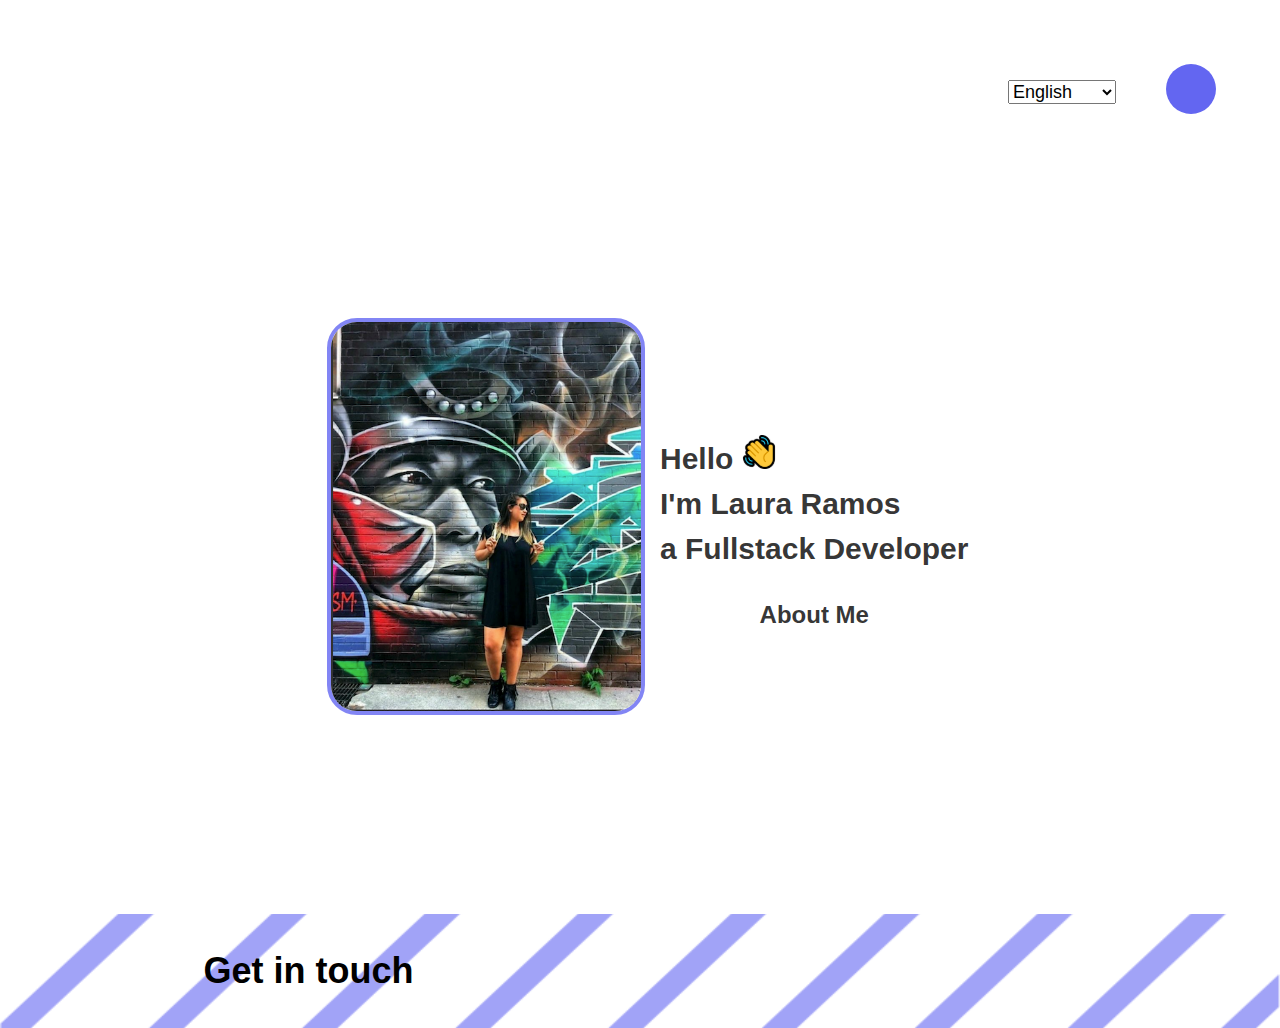
<file: index.html>
<!DOCTYPE html>
<html lang="en">

<head>
    <meta charset="UTF-8">
    <meta name="viewport" content="width=device-width, initial-scale=1.0">
    <link rel="stylesheet" href="https://use.fontawesome.com/releases/v5.15.2/css/all.css"
        integrity="sha384-vSIIfh2YWi9wW0r9iZe7RJPrKwp6bG+s9QZMoITbCckVJqGCCRhc+ccxNcdpHuYu" crossorigin="anonymous">
    <link rel="stylesheet" type="text/css" href="css/styles.css">
    <title>Laura's Portfolio</title>
</head>

<body>
    <nav>
        <select class="language-container">
            <optgroup>
                <option value="english">English</option>
                <option value="spanish">Spanish</option>
            </optgroup>
        </select>
        <a class="menu" href="#">
            <img src="images/elipse_menu.svg" alt="menú line image" class="elipse">
            <i class="fas fa-bars fa-lg"></i>
        </a>
        </div>
    </nav>
    <main>
        <section>
            <div class="intro">
                <div class="photo-container">
                    <img src="images/photo.png" alt="laura's photo" class="photo">
                    <div class="intro-text-container">
                        <p class="introduction">Hello <img src="images/hand.svg"><br> I'm Laura Ramos<br>a Fullstack
                            Developer
                        </p>
                        <div class="link-container">
                            <i class="fas fa-hand-point-right fa-2x"></i>
                            <a class="link-about" href="pages/aboutme.html">About Me</a>
                            <i class="fas fa-hand-point-left fa-2x"></i>
                        </div>
                    </div>
                </div>
            </div>
        </section>
    </main>
    <footer class="footer">
        <p class="get-in-touch">Get in touch <i class="fas fa-hand-peace fa-1x "></i></p>
        <div class="social-network">
            <a href="https://www.linkedin.com/in/laura-victoria-ramos-agudelo-70673a2b/" target="_blank"><i
                    class="fab fa-linkedin-in fa-3x"></i></a>
            <a href="https://github.com/lauramosdim" target="_blank"><i class="fab fa-github fa-3x"></i></a>
        </div>
        </div>
    </footer>
</body>

</html>
</file>
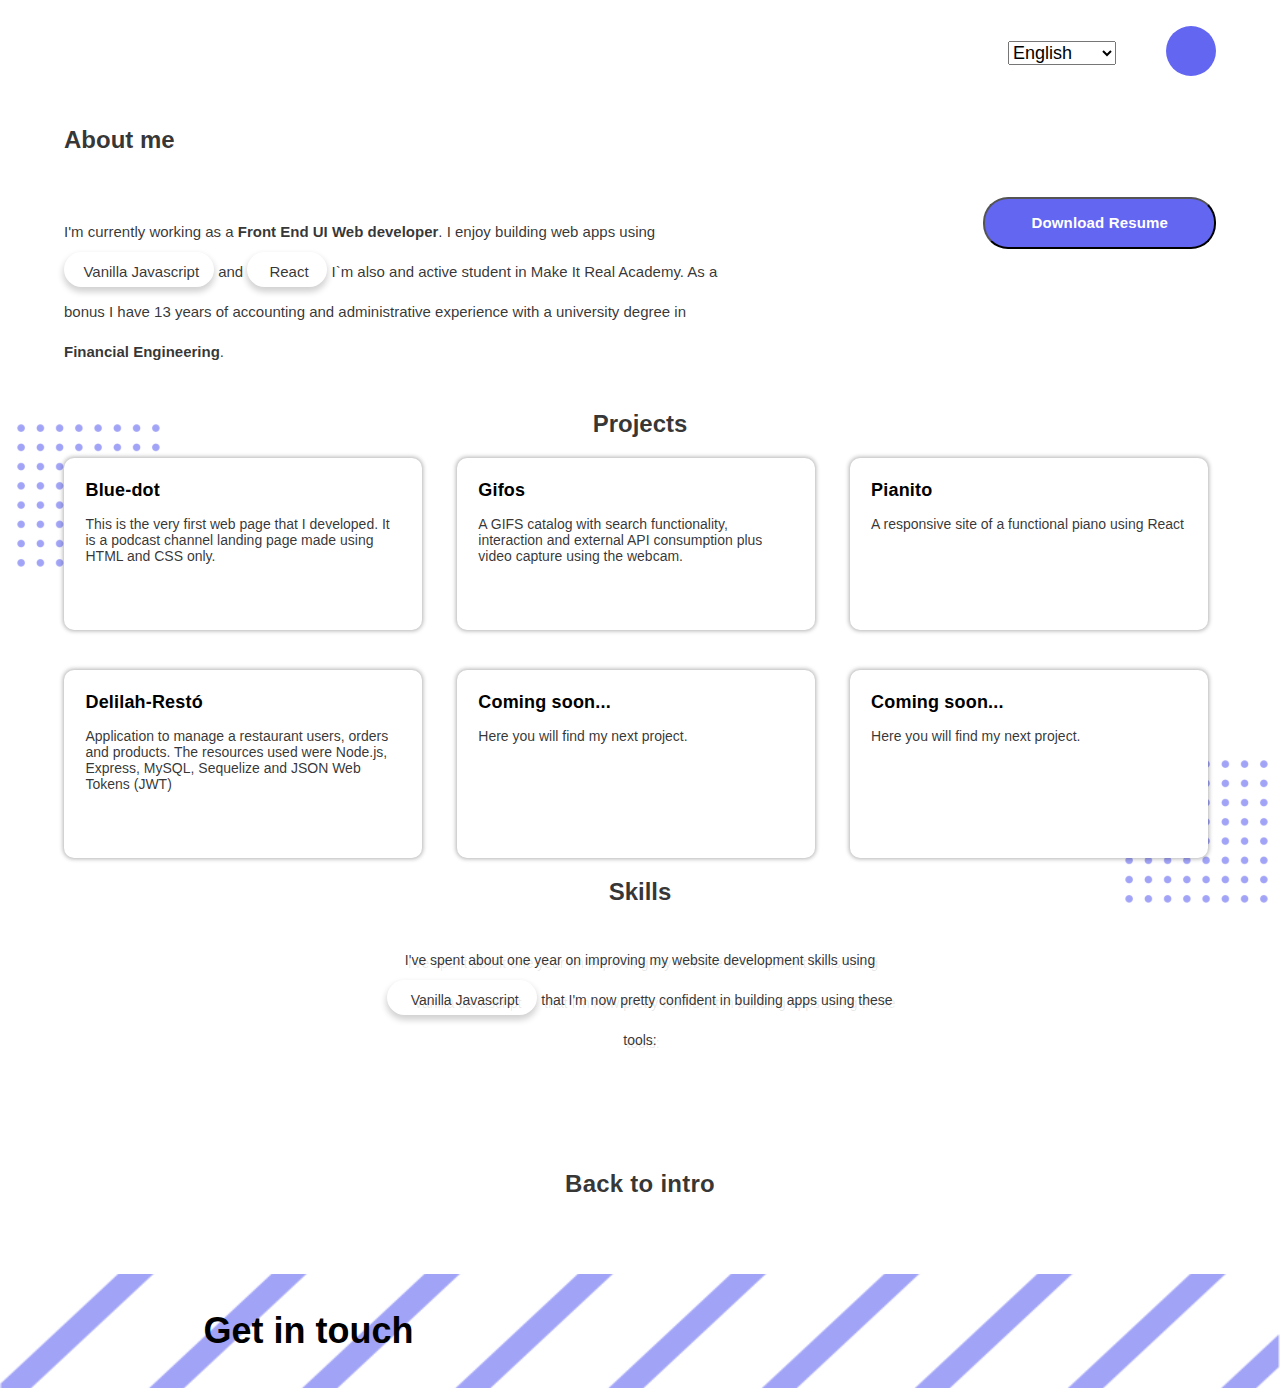
<file: pages/aboutme.html>
<!DOCTYPE html>
<html lang="en">

<head>
    <meta charset="UTF-8">
    <meta http-equiv="X-UA-Compatible" content="IE=edge">
    <meta name="viewport" content="width=device-width, initial-scale=1.0">
    <link rel="stylesheet" type="text/css" href="../css/aboutme.css">
    <link rel="stylesheet" href="https://use.fontawesome.com/releases/v5.15.2/css/all.css"
        integrity="sha384-vSIIfh2YWi9wW0r9iZe7RJPrKwp6bG+s9QZMoITbCckVJqGCCRhc+ccxNcdpHuYu" crossorigin="anonymous">
    <title>About Me</title>
</head>

<body>
    <nav>
        <select class="language-container">
            <optgroup>
                <option value="english">English</option>
                <option value="spanish">Spanish</option>
            </optgroup>
        </select>
        <a class="menu" href="#">
            <img src="../images/elipse_menu.svg" alt="menú line image" class="elipse">
            <i class="fas fa-bars fa-lg"></i>
        </a>
        </div>
    </nav>
    <main>
        <section>
            <div class="about">
                <h2>About me</h2>
            </div>
            <div class="about-description">
                <p class="about-text"> I'm currently working as a <strong>Front End UI Web developer</strong>. I enjoy
                    building web apps using <span class="js tools"> <i class="fab fa-js-square fa-lg"></i>Vanilla
                        Javascript</span> and <span class="react tools"> <i class="fab fa-react fa-lg"></i>React</span>
                    I`m also and active student in Make It Real Academy. As a bonus I have 13 years of accounting and
                    administrative
                    experience with a university degree in <strong>Financial Engineering</strong>.
                </p>
                <button type="button">Download Resume</button>
            </div>
        </section>
        <section class="repos">
            <div class="projects">
                <h2>Projects</h2>
            </div>
            <img src="../images/circles.svg" alt="image-decoration" id="up-circles">
            <div class="projects-grid">
                <div class="project-container">
                    <a href="https://podcast-laura-ramos.netlify.app/" class="project-name" target="_blank">Blue-dot</a>
                    <a href="https://github.com/lauramosdim/blue-dot" class="details-link" target="_blank"> <i
                            class="fab fa-github fa-lg "></i></a>
                    <p class="project-description">This is the very first web page that I developed. It is a podcast
                        channel landing page made using HTML and CSS only.</p>
                </div>
                <div class="project-container">
                    <a href="https://vigorous-hamilton-071828.netlify.app/" class="project-name"
                        target="blank">Gifos</a>
                    <a href="https://github.com/lauramosdim/Proyecto_GifOS" class="details-link" target="_blank"><i
                            class="fab fa-github fa-lg"></i></a>
                    <p class="project-description">A GIFS catalog with search functionality, interaction and external
                        API consumption plus video capture using the webcam.</p>

                </div>
                <div class="project-container">
                    <a href="https://pianitoreact.netlify.app/" class="project-name" target="_blank">Pianito</a>
                    <a href="https://github.com/lauramosdim/Piano-React" class="details-link" target="_blank"> <i
                            class="fab fa-github fa-lg"></i></a>
                    <p class="project-description">A responsive site of a functional piano using React</p>
                </div>
                <div class="project-container">
                    <a href="https://github.com/lauramosdim/delilah-resto" class="project-name"
                        target="_blank">Delilah-Restó</a>
                    <a href="https://github.com/lauramosdim/delilah-resto" class="details-link" target="_blank"> <i
                            class="fab fa-github fa-lg"></i></a>
                    <p class="project-description">Application to manage a restaurant users, orders and products. The
                        resources used were Node.js, Express, MySQL, Sequelize and JSON Web Tokens (JWT)</p>
                </div>
                <div class="project-container">
                    <a href="" class="project-name" target="_blank">Coming soon...</a>
                    <a href="" class="details-link" target="_blank"> <i class="fab fa-github fa-lg"></i></a>
                    <p class="project-description">Here you will find my next project.</p>

                </div>
                <div class="project-container">
                    <a href="" class="project-name" target="_blank">Coming soon...</a>
                    <a href="" class="details-link" target="_blank"> <i class="fab fa-github fa-lg"></i></a>
                    <p class="project-description">Here you will find my next project.</p>
                </div>
            </div>
            <img src="../images/circles.svg" alt="image-decoration" id="down-circles">
        </section>
        <section class="skills">
            <h2>Skills</h2>
            <p class="skills-text">I've spent about one year on improving my website development skills using <br> <span
                    class="tools"> <i class="fab fa-js-square fa-lg"></i>Vanilla
                    Javascript</span> that I'm now pretty confident in building apps using these <br> tools:
            </p>
            <div class="skills-logos">
                <i class="fab fa-react fa-4x react-skill"></i>
                <i class="fab fa-node fa-4x"></i>
            </div>
        </section>
        <div class="link-container">
            <i class="fas fa-hand-point-right fa-2x"></i>
            <a class="link-about" href="../index.html">Back to intro</a>
            <i class="fas fa-hand-point-left fa-2x"></i>
        </div>
    </main>
    <footer class="footer">
        <p class="get-in-touch">Get in touch <i class="fas fa-hand-peace fa-1x "></i></p>
        <div class="social-network">
            <a href="https://www.linkedin.com/in/laura-victoria-ramos-agudelo-70673a2b/" target="_blank"><i
                    class="fab fa-linkedin-in fa-3x"></i></a>
            <a href="https://github.com/lauramosdim" target="_blank"><i class="fab fa-github fa-3x"></i></a>
        </div>
        </div>
    </footer>
</body>

</html>
</file>
<file: css/styles.css>
/* all the body */

body {
font-family: "Roboto", sans-serif;
font-weight: 400;
font-style: normal;
color: rgba(0, 0, 0, 0.8);
margin: 0%;
}

/* header styles */
nav {
font-size: 18px;
line-height: 21px;
color: rgba(0, 0, 0, 0.71);
display: flex;
justify-content: flex-end;
align-items: center;
margin: 5% 5% 0% 0%;
}

.language-container {
margin-right: 50px;
font-size: 18px;
}

.language {
margin-right: 13px;
}

.menu {
position: relative;
justify-content: center;
align-content: center;
}

.fa-bars {
color: azure;
justify-content: center;
position: absolute;
right: 15px;
top: 17px;
}

/* personal introduction styles */
.intro{
display: flex;
justify-content: center;

}

.photo-container {
display: flex;
align-items: center;
justify-content: center;
flex-wrap: wrap;
}

.photo {
height: 50%;
border: 4px solid rgba(99, 102, 241, 0.8);
box-sizing: border-box;
border-radius: 30px;
margin: auto 2%;
}

.introduction {
font-weight: 700;
font-size: 30px;
line-height: 45px;
}

.rectangle {
background: rgba(99, 102, 241, 0.3);
border-radius: 18px;
width: 100%;
}

.link-container {
display: flex;
margin-top: 9%;
justify-content: space-between;
}

.link-about {
font-weight: bold;
font-size: 1.5rem;
text-decoration: none;
text-transform: capitalize;
color: rgba(0, 0, 0, 0.8);
}

a:visited{
text-decoration: none;
color: rgba(0, 0, 0, 0.8);
cursor: auto;
}

.fa-hand-point-right, .fa-hand-point-left{
color: rgba(99, 102, 241, 0.9);
}

.get-in-touch {
font-size: 36px;
font-weight: 700;
color: rgba(0, 0, 0);

}

.fa-hand-peace {
color: #ddcc47;
}

/* footer styles */
.footer{
display: flex;
justify-content: space-around;
align-items: center;
background-image: url("../images/photo_lines.svg");
background-size: cover;
}

.social-network {
display: flex;
justify-content: space-around;
width: 20%;
}
</file>
<file: css/aboutme.css>
/* all the body */

body {
font-family: "Roboto", sans-serif;
font-weight: 400;
font-style: normal;
color: rgba(0, 0, 0, 0.8);
margin: 0%;
}

/* header styles */
nav {
font-size: 18px;
line-height: 21px;
color: rgba(0, 0, 0, 0.71);
display: flex;
justify-content: flex-end;
align-items: center;
margin:  2% 5% ;   
}

.language {
margin-right: 13px;
}

.menu {
position: relative;
justify-content: center;
align-content: center;
}

.fa-bars {
color: azure;
justify-content: center;
position: absolute;
right: 15px;
top: 17px;
}

.language-container {
margin-right: 50px;
font-size: 18px;
}

/* content styles */

main{
margin: 0 5%;   
}

/* about me styles */
.about {
display: flex;
margin-bottom: 2%;
}

.about-text {
font-size: 15px;
line-height: 267.69%;
width: 60%;
}

.tools {
background: #ffffff;
box-shadow: 0px 4px 6px 1px rgba(0, 0, 0, 0.18);
border-radius: 25px;
width: 150px;
height: 35px;
display: inline-block;
text-align: center;
justify-content: center;
}

.react {
width: 80px;
}

.fa-js-square {
color: orange;
margin-right: 3%;
}

.fa-react {
color: #61dbfb;
margin-right: 4%;
}

.about-description {
display: flex;
justify-content: space-between;
margin-bottom: 2%;
}

button {
background: #6366f1;
border-radius: 25px;
font-family: "Roboto", sans-serif;
font-style: normal;
font-weight: 700;
font-size: 15px;
line-height: 18px;
padding: 1.3% 4%;
height: max-content;
letter-spacing: 0.01em;
color: #ffffff;
}

/* projects styles */
.projects {
text-align: center;
}

.projects-grid {
height: 400px;
display: grid;
grid-template-columns: 31.1% 31.1% 31.1%;
column-gap: 3%;
row-gap: 10%;
position: relative;
font-size: 14px;
}

a {
text-decoration: none;
}
.details-link a {
text-decoration: none;
color: rgba(99, 102, 241, 0.5);
}

.details-link a:visited{
text-decoration: none;
color: rgba(99, 102, 241, 0.5);
}

.project-container {
background: #ffffff;
box-shadow: 0px 0px 4px 1px rgba(0, 0, 0, 0.3);
border-radius: 10px;
padding: 6%;
position: relative;
justify-content: center;
}

.project-name,
h3 {
color: black;
font-weight: 700;
font-size: 18px;
line-height: 21px;
letter-spacing: 0.01em;
}

.project-description {
margin-top: 5%;
}

#up-circles {
position: absolute;
margin: -3% 0 0 -4%;
}

#down-circles {
position: absolute;
margin: -8% 0 0 82.55%;
z-index: -1;
}

/* skill styles */
.skills {
display: flex;
flex-direction: column;
justify-content: center;
justify-items: center;
text-align: center;

}

.skills-text {
text-shadow: 3px 3px rgba(0, 0, 0, 0.1);
font-size: 14px;
line-height: 2.5rem;
}

.react-skill,
.fa-node {
color: gray;
}

/* return to main styles */
.link-container {
margin: 5% auto;
display: flex;
justify-content: space-between;
max-width: 30%;
padding: 2%;
}

.link-about {
color: rgba(0, 0, 0, 0.8);
font-weight: 700;
font-size: 1.5em;
line-height: 21px;
letter-spacing: 0.01em;
margin: auto;
}

.fa-hand-point-right, .fa-hand-point-left{
color: rgba(99, 102, 241, 0.9);
}

/* footer to main styles */
.get-in-touch {
font-size: 36px;
font-weight: 700;
color: rgba(0, 0, 0);

}

.fa-hand-peace {
color: #ddcc47;
}

.footer{
display: flex;
justify-content: space-around;
align-items: center;
background-image: url("../images/photo_lines.svg");
background-size: cover;
}


.social-network {
display: flex;
justify-content: space-around;
width: 20%;
}
</file>
